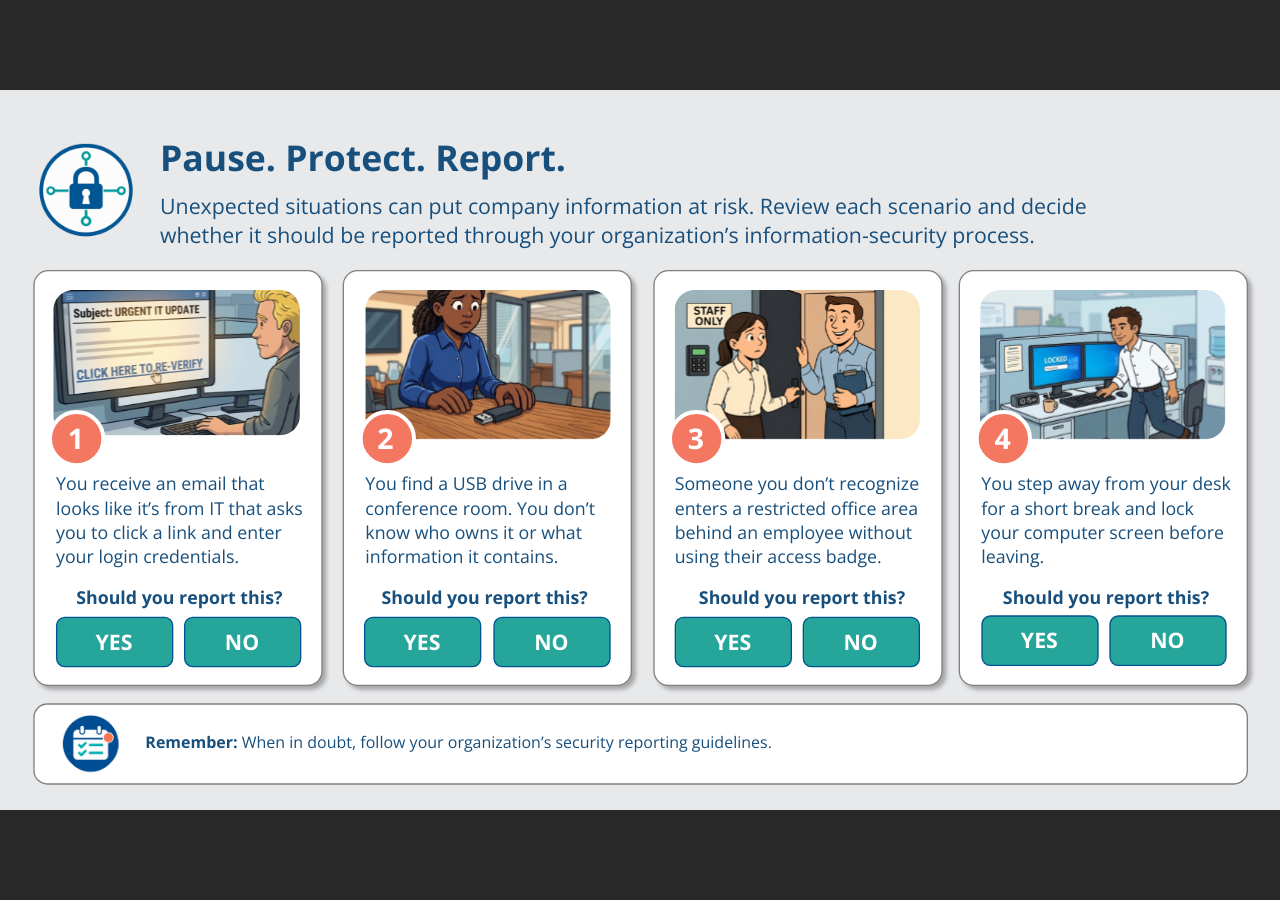
<file: index.html>
﻿<!doctype html>
<html lang="en-US">
<head>
  <meta charset="utf-8">
  <!-- Created using Storyline 360 x64 - http://www.articulate.com  -->
  <!-- version: 3.114.36655.0 -->
  <title>Pause. Protect. Report.</title>
  <meta http-equiv="x-ua-compatible" content="IE=edge"/>
  <meta name="viewport" content="width=device-width,initial-scale=1,user-scalable=no,shrink-to-fit=no,minimal-ui"/>
  <meta name="apple-mobile-web-app-capable" content="yes"/>
  <style>
    html, body { height: 100%; padding: 0; margin: 0 }
    #app { height: 100%; width: 100%; }
  </style>

  <script>
    window.DS = {};
    window.globals = {
      DATA_PATH_BASE: '',
      HAS_FRAME: true,
      HAS_SLIDE: true,

      lmsPresent: false,
      tinCanPresent: false,
      cmi5Present: false,
      aoSupport: false,
      scale: 'Scaled',
      captureRc: false,
      browserSize: 'optimal',
      bgColor: '#282828',
      features: 'DropInBase,JsInteractions,PlayerMemoryEnhancements,PlayerSizeOption,SlideLevelScale',
      themeName: 'unified',
      preloaderColor: '#FFFFFF',
      suppressAnalytics: false,
      productChannel: 'stable',
      publishSource: 'storyline',
      aid: 'auth0|c922dcd0-acd6-0131-2ee6-22000b2f96a1',
      cid: 'db11f924-3d4d-4f19-bfb8-7550c46ba1e0',
      playerVersion: '3.114.36655.0',
      publishTimestamp: '2026-11-05T02:59:01.7496232Z',
      maxIosVideoElements: 10,
      connectionSettings: { message: 'You%20are%20offline.%20Trying%20to%20reconnect...', useDarkTheme: false, mode: 'disabled' },
      hasFeature: function(feature) {
        return this.features.split(',').includes(feature);
      },
      
      parseParams: function(qs) {
        if (window.globals.parsedParams != null) {
          return window.globals.parsedParams;
        }
        qs = (qs || window.location.search.substr(1)).split('+').join(' ');
        var params = {},
            tokens,
            re = /[?&]?([^=]+)=([^&]*)/g;

        while (tokens = re.exec(qs)) {
          params[decodeURIComponent(tokens[1]).trim()] =
            decodeURIComponent(tokens[2]).trim();
        }
        window.globals.parsedParams = params;
        return params;
      }

    };

    if (window.flagsUnderTest != null) {
      window.globals.features = window.flagsUnderTest.reduce((accum, feature) => {
        if (!accum.includes(feature)) {
          accum.push(feature);
        }
        return accum;
      }, window.globals.features.split(',')).join();
    }
  </script>
  <script>
    var isIe11 = ('ActiveXObject' in window || window.MSBlobBuilder != null)
      && window.msCrypto != null && !window.ActiveXObject;
    if (isIe11) {
      window.globals.unsupportedBrowser = true;
      document.write(atob('[base64]'));
    }
  </script>

  <script>
    if (window.globals.hasFeature('Localization')) {
      
      
    }
  </script>

  
  
  <script>window.THREE = { };</script>
  
</head>
<body style="background: #282828" class="cs-HTML theme-unified">
  <!-- 360 -->
  <script>!function(){var e,i=/iPhone/i,o=/iPod/i,n=/iPad/i,t=/\biOS-universal(?:.+)Mac\b/i,r=/\bAndroid(?:.+)Mobile\b/i,a=/Android/i,d=/(?:SD4930UR|\bSilk(?:.+)Mobile\b)/i,p=/Silk/i,l=/Windows Phone/i,u=/\bWindows(?:.+)ARM\b/i,b=/BlackBerry/i,s=/BB10/i,c=/Opera Mini/i,f=/\b(CriOS|Chrome)(?:.+)Mobile/i,h=/Mobile(?:.+)Firefox\b/i,v=function(e){return void 0!==e&&"MacIntel"===e.platform&&"number"==typeof e.maxTouchPoints&&e.maxTouchPoints>1&&"undefined"==typeof MSStream};e=function(e){var m={userAgent:"",platform:"",maxTouchPoints:0};e||"undefined"==typeof navigator?"string"==typeof e?m.userAgent=e:e&&e.userAgent&&(m={userAgent:e.userAgent,platform:e.platform,maxTouchPoints:e.maxTouchPoints||0}):m={userAgent:navigator.userAgent,platform:navigator.platform,maxTouchPoints:navigator.maxTouchPoints||0};var g=m.userAgent,y=g.split("[FBAN");void 0!==y[1]&&(g=y[0]),void 0!==(y=g.split("Twitter"))[1]&&(g=y[0]);var A=function(e){return function(i){return i.test(e)}}(g),w={apple:{phone:A(i)&&!A(l),ipod:A(o),tablet:!A(i)&&(A(n)||v(m))&&!A(l),universal:A(t),device:(A(i)||A(o)||A(n)||A(t)||v(m))&&!A(l)},amazon:{phone:A(d),tablet:!A(d)&&A(p),device:A(d)||A(p)},android:{phone:!A(l)&&A(d)||!A(l)&&A(r),tablet:!A(l)&&!A(d)&&!A(r)&&(A(p)||A(a)),device:!A(l)&&(A(d)||A(p)||A(r)||A(a))||A(/\bokhttp\b/i)},windows:{phone:A(l),tablet:A(u),device:A(l)||A(u)},other:{blackberry:A(b),blackberry10:A(s),opera:A(c),firefox:A(h),chrome:A(f),device:A(b)||A(s)||A(c)||A(h)||A(f)},any:!1,phone:!1,tablet:!1};return w.any=w.apple.device||w.android.device||w.windows.device||w.other.device,w.phone=w.apple.phone||w.android.phone||w.windows.phone,w.tablet=w.apple.tablet||w.android.tablet||w.windows.tablet,w}(),"object"==typeof exports&&"undefined"!=typeof module?module.exports=e:"function"==typeof define&&define.amd?define((function(){return e})):this.isMobile=e}();
    window.isMobile.apple.tablet = window.isMobile.apple.tablet ||
      (navigator.platform === 'MacIntel' && navigator.maxTouchPoints > 1);
    window.isMobile.apple.device = window.isMobile.apple.device || window.isMobile.apple.tablet;
    window.isMobile.tablet = window.isMobile.tablet || window.isMobile.apple.tablet;
    window.isMobile.any = window.isMobile.any || window.isMobile.apple.tablet;
  </script>

  <div id="focus-sink" tabindex="-1"></div>

  <div id="preso"></div>
  <script>
    (function() {

      var classTypes = [ 'desktop', 'mobile', 'phone', 'tablet' ];

      var addDeviceClasses = function(prefix, testObj) {
        var curr, i;
        for (i = 0; i < classTypes.length; i++) {
          curr = classTypes[i];
          if (testObj[curr]) {
            document.body.classList.add(prefix + curr);
          }
        }
      };

      var params = window.globals.parseParams(),
          isDevicePreview = params.devicepreview === '1',
          isPhoneOverride = params.deviceType === 'phone' || (isDevicePreview && params.phone == '1'),
          isTabletOverride = (params.deviceType === 'tablet' || isDevicePreview) && !isPhoneOverride,
          isMobileOverride = isPhoneOverride || isTabletOverride;

      var deviceView = {
        desktop: !window.isMobile.any && !isMobileOverride,
        mobile: window.isMobile.any || isMobileOverride,
        phone: isPhoneOverride || (window.isMobile.phone && !isTabletOverride),
        tablet: isTabletOverride || window.isMobile.tablet
      };

      window.globals.deviceView = deviceView;
      window.isMobile.desktop = !window.isMobile.any;
      window.isMobile.mobile = window.isMobile.any;

      addDeviceClasses('view-', deviceView);

    })();
  </script>
  
  <script src='story_content/triggers.js' type=text/javascript></script>
<script src='story_content/user.js' type=text/javascript></script>
  <div class="slide-loader"></div>

  <script>
    var doc = document, loader = doc.body.querySelector('.slide-loader'); [ 1, 2, 3 ].forEach(function(n) { var d = doc.createElement('div'); d.style.backgroundColor = window.globals.preloaderColor; d.classList.add('mobile-loader-dot'); d.classList.add('dot' + n); loader.appendChild(d); });
  </script>

  <div class="mobile-load-title-overlay" style="display: none">
    <div class="mobile-load-title">Pause. Protect. Report.</div>
  </div>

  <div class="mobile-chrome-warning"></div>

  
<style>
  .warn-connection-dialog {
    display: none;
    background: transparent;
    pointer-events: all;
    position: fixed;
    left: 0;
    top: 0;
    width: 100%;
    height: 100%;
    z-index: 999;
  }

  .warn-connection-content {
    pointer-events: all;
    border-radius: 4px;
    background: white;
    border: 1px solid #E7E7E7;
    color: #333333;
    box-shadow: 0 2px 4px rgba(0, 0, 0, 0.25);
    transition: all 150ms ease-out;
    position: absolute;
    white-space: nowrap;
  }

  .view-phone.is-landscape .warn-connection-content {
    left: 23px;
    bottom: 23px;
  }

  .view-tablet.is-landscape .warn-connection-content {
    left: 50%;
    top: 20px;
    transform: translateX(-50%);
  }

  .view-mobile.is-portrait .warn-connection-content {
    transform: translate(-50%, calc(-100% - 15px));
  }

  .warn-connection-content p {
    display: inline-block;
    margin: 0 8px 0 0;
    line-height: 33px;
    font-size: 11px;
  }

  .warn-connection-content svg {
    position: relative;
    vertical-align: middle;
    margin: 0 2px 2px 8px;
  }

  .view-desktop .warn-connection-content {
    left: 1.5em;
    bottom: 1.5em;
  }

  .view-desktop .warn-connection-content p {
    font-size: 1.1em;
  }

  .is-offline .warn-connection-dialog {
    display: block;
  }

  .is-offline .cs-panel * {
    pointer-events: none !important;
  }

  .is-offline .cs-panel {
    pointer-events: all !important;
  }

  .is-offline #nav-controls * {
    pointer-events: none !important;
  }

  .is-offline #nav-controls {
    pointer-events: all !important;
  }
</style>

<div class="warn-connection-dialog" role="alertdialog" aria-modal="true" tabindex="0" aria-labelledby="warn-connection-message">
  <div class="warn-connection-content">
    <svg width="17" height="15" viewBox="0 0 17 15" xmlns="http://www.w3.org/2000/svg">
      <path fill="#8F0000" stroke="white" d="M16.07,12.98 L15.88,12.23 L9.51,1.21 C8.97,0.26,7.6,0.26,7.06,1.21 L0.69,12.23 C0.15,13.16,0.81,14.36,1.91,14.36 H14.65 C15.47,14.36,16.05,13.7,16.07,12.98 Z"/>
      <path fill="white" stroke="white" d="M8.58,5.5 C8.35,5.28,8.5,5.35,8.21,5.32 C8.09,5.35,7.97,5.49,7.96,5.67 C7.97,5.79,7.98,5.92,7.98,6.04 L7.98,6.04 C7.99,6.17,8,6.31,8.01,6.43 L8.01,6.44 C8.03,6.92,8.06,7.41,8.09,7.9 L8.09,7.9 C8.12,8.39,8.14,8.88,8.17,9.37 C8.17,9.39,8.18,9.42,8.2,9.44 C8.23,9.46,8.25,9.47,8.28,9.47 C8.31,9.47,8.34,9.46,8.35,9.44 C8.37,9.43,8.38,9.4,8.39,9.35 L8.39,9.34 C8.39,9.24,8.4,9.15,8.4,9.05 L8.4,9.05 C8.41,8.96,8.41,8.86,8.42,8.75 C8.43,8.44,8.45,8.12,8.47,7.81 L8.47,7.81 C8.49,7.49,8.51,7.18,8.53,6.87 C8.55,6.46,8.56,6.05,8.59,5.64 L8.6,5.62 C8.6,5.57,8.59,5.53,8.58,5.5 L8.21,5.32 Z"/>
      <circle fill="white" stroke="white" cx="8.3" cy="11.35" r="0.3"/>
    </svg>
    <p id="warn-connection-message">You are offline. Trying to reconnect...</p>
  </div>
</div>

<script>
  (function() {
    window.DS.connection = {
      warningShown: false,
      assets: {},
      loadingAssetGroup: false,
      retryDelay: 500
    };

    var connectionSettings = window.globals.connectionSettings || {};

    var useConnectionMessages = window.AbortController != null &&
      window.location.protocol != 'file:' &&
      connectionSettings.mode === 'normal';

    window.DS.connection.useConnectionMessages = useConnectionMessages;

    var assetCount = 0;
    var checkLoadedId;


    if (useConnectionMessages && connectionSettings != null) {
      var contentEl = document.querySelector('.warn-connection-content');
      var messageEl = contentEl.querySelector('p');

      if (connectionSettings.useDarkTheme) {
        contentEl.style.borderColor = '#BABBBA';
        contentEl.style.backgroundColor = '#282828';
        contentEl.style.color = '#FFFFFF';
      }

      if (connectionSettings.message != null) {
        messageEl.textContent = window.decodeURIComponent(connectionSettings.message);
      }
    }

    function checkAssetsReady() {
      for (var i in DS.connection.assets) {
        if (!DS.connection.assets[i].success) {
          return false;
        }
      }
      return true;
    }

    function stopAssetGroup() {
      if (!useConnectionMessages) { return; }

      assetCount = 0;

      DS.connection.oldAssetGroup = DS.connection.assets;
      DS.connection.assets = {};
      DS.connection.loadingAssetGroup = false;
      clearInterval(checkLoadedId);
    }

    function startAssetGroup() {
      if (!useConnectionMessages) { return; }
      var ticks = 0;
      clearInterval(checkLoadedId);
      checkLoadedId = setInterval(function() {
        var loaded = 0;
        if (assetCount === 0 && loaded === 0) {
          clearInterval(checkLoadedId);
          return;
        }

        for (var i in DS.connection.assets) {
          if (DS.connection.assets[i].success) {
            loaded++;
          }
        }

        if (assetCount === loaded && checkAssetsReady()) {
          for (var i in DS.connection.assets) {
            if (DS.connection.assets[i].action) {
              DS.connection.assets[i].action();
            }
          }
          hideWarning();
          stopAssetGroup();
        }
      }, 100)
    }

    function requiredAsset(url, action, retry, type) {
      if (!useConnectionMessages) { return; }
      if (DS.connection.assets[url]) { return; }

      DS.connection.assets[url] = {
        success: false, action: action, retry: retry, type: type
      };
      assetCount = Object.keys(DS.connection.assets).length;
      if (!DS.connection.loadingAssetGroup) {
        startAssetGroup();
      }
      DS.connection.loadingAssetGroup = true;
    }

    function assetLoaded(url) {
      if (!useConnectionMessages) { return; }
      if (DS.connection.assets[url]) {
        DS.connection.assets[url].success = true;
      }
    }

    function assetFailed(url) {
      if (!useConnectionMessages) { return; }
      if (!DS.connection.assets[url]) {
        if (/\.js$/.test(url) && url.indexOf('transcripts') === -1) {
          setTimeout(function() {
            if (DS.connection.lastSlideLoaded != null) {
              DS.connection.lastSlideLoaded();
            }
          }, DS.connection.retryDelay);
        }
        return;
      }
      if (!DS.connection.warningShown) { showWarning(); }
      if (DS.connection.assets[url].retry) {
        setTimeout(function() {
          if (!DS.connection.assets[url].success) {
            DS.connection.assets[url].retry()
          }
        }, DS.connection.retryDelay);
      }
    }

    function hideWarning() {
      document.body.classList.remove('is-offline');
      DS.connection.warningShown = false;
      enableKeys();
    }
    DS.connection.hideWarning = hideWarning

    function showWarning(btn) {
      document.body.classList.add('is-offline')
      DS.connection.warningShown = true;
      updateWarningPosition();
      disableKeys();
    }

    function updateWarningPosition() {
      if (!DS.connection.warningShown) {
        return;
      }

      var isPortrait = document.body.classList.contains('is-portrait');
      var isMobile = document.body.classList.contains('view-mobile');
      var warningEl = document.querySelector('.warn-connection-content');

      if (isPortrait && isMobile) {
        var slide = document.querySelector('.primary-slide');
        var slideRect = slide != null
          ? slide.getBoundingClientRect()
          : { top: window.innerHeight, left: 0, width: window.innerWidth };

        warningEl.style.top = `${slideRect.top}px`
        warningEl.style.left = `${slideRect.left + slideRect.width / 2}px`
      } else {
        warningEl.style.top = null;
        warningEl.style.left = null;
      }

      window.requestAnimationFrame(updateWarningPosition);
    }

    function onDisableKeyDown(e) {
      e.preventDefault();
      e.stopImmediatePropagation();
    }

    function onDisableKeyUp(e) {
      e.preventDefault();
      e.stopImmediatePropagation();
    }

    var accStyle = document.createElement('style');
    var warnDialogEl = document.querySelector('.warn-connection-dialog');

    function disableKeys() {
      if (DS.views && DS.views.nsStack && DS.views.nsStack.length === 1) {
        DS.views.nsStack[0].tabReachable = false
        DS.views.nsStack[0].updateTabIndex(true);
      }

      accStyle.innerHTML = '.acc-shadow-dom { display: none; }';
      document.body.appendChild(accStyle);

      warnDialogEl.parentNode.append(warnDialogEl);
      warnDialogEl.focus();
    }

    function enableKeys() {
      accStyle.remove();
      if (DS.views && DS.views.nsStack && DS.views.nsStack.length === 1 && DS.views.nsStack[0].name === '_frame') {
        DS.views.nsStack[0].tabReachable = true;
        DS.views.nsStack[0].updateTabIndex();
      }
    }

    // these will all be noops if the feature flag isn't set in
    // the data and `window.globals.features`
    DS.connection.requiredAsset = requiredAsset;
    DS.connection.assetLoaded = assetLoaded;
    DS.connection.assetFailed = assetFailed;
    DS.connection.stopAssetGroup = stopAssetGroup;
    DS.connection.startAssetGroup = startAssetGroup;
  })();
</script>


  <script>
    
    if (window.autoSpider && window.vInterfaceObject) {
      document.querySelector('.mobile-load-title-overlay').style.display = 'none';
    }
  </script>

  

  <link rel="stylesheet" href="html5/data/css/output.min.css" data-noprefix/>
</body>
<script src="html5/lib/scripts/bootstrapper.min.js"></script>
</html>
</file>
<file: html5/data/css/output.min.css>
@font-face {
  font-family: 'LatoBold Charset1_ BoldEFEFF479';
  src: url('[data-uri]');
  font-style: normal;
  font-weight: normal;
}
@font-face {
  font-family: 'Lato Charset1_ 6oxqS7liA9AA4A81';
  src: url('[data-uri]');
  font-style: normal;
  font-weight: normal;
}
@font-face {
  font-family: 'Open SansBold CharsBoldB5B1A9FC';
  src: url('[data-uri]');
  font-style: normal;
  font-weight: normal;
}
@font-face {
  font-family: 'Open Sans Charset1_ 6L25E883E94';
  src: url('[data-uri]');
  font-style: normal;
  font-weight: normal;
}
@font-face {
  font-family: 'Open Sans Charset0_v9TY33EDE6F2';
  src: url('[data-uri]');
  font-style: normal;
  font-weight: normal;
}
@font-face {
  font-family: 'Open SansBold CharsBoldE47A47C6';
  src: url('[data-uri]');
  font-style: normal;
  font-weight: normal;
}
.cs-HTML {
  background: rgba(40, 40, 40, 1);
}
.cs-npnxnanbnsnfns00000000001 .cs-infopanel  {
  box-shadow: 0 1px 0 rgba(0, 0, 0, 0);
  background: rgba(255, 255, 255, 1);
}
.cs-npnxnanbnsnfns00000000001 .cs-infopanel .cs-link {
  color: rgba(186, 187, 186, 1);
}
.cs-npnxnanbnsnfns00000000001 .cs-infopanel .cs-link:hover {
  color: rgba(255, 255, 255, 1);
}
.cs-npnxnanbnsnfns00000000001 .cs-infopanel .cs-name {
  color: rgba(68, 68, 68, 1);
}
.cs-npnxnanbnsnfns00000000001 .cs-infopanel .cs-title {
  color: rgba(153, 153, 153, 1);
}
.cs-npnxnanbnsnfns00000000001 .cs-infopanelpopup  {
  box-shadow: 0 1px 0 rgba(0, 0, 0, 0);
  background: rgba(0, 0, 0, 0);
}
.cs-npnxnanbnsnfns00000000001 .cs-infopanelpopup .cs-link {
  color: rgba(255, 0, 0, 1);
}
.cs-npnxnanbnsnfns00000000001 .cs-infopanelpopup .cs-link:hover {
  color: rgba(255, 255, 255, 1);
}
.cs-npnxnanbnsnfns00000000001 .cs-infopanelpopup .cs-name {
  color: rgba(255, 255, 255, 1);
}
.cs-npnxnanbnsnfns00000000001 .cs-infopanelpopup .cs-bio {
  color: rgba(186, 187, 186, 1);
}
.cs-npnxnanbnsnfns00000000001 .cs-timer  {
  color: rgba(186, 187, 186, 1);
}
.cs-npnxnanbnsnfns00000000001 .cs-duration stop:first-child {
  stop-color: rgba(60, 60, 60, 1);
}
.cs-npnxnanbnsnfns00000000001 .cs-duration stop:last-child {
  stop-color: rgba(60, 60, 60, 1);
}
.cs-npnxnanbnsnfns00000000001 .cs-elapsed stop:first-child {
  stop-color: rgba(254, 227, 71, 1);
}
.cs-npnxnanbnsnfns00000000001 .cs-elapsed stop:last-child {
  stop-color: rgba(254, 227, 71, 1);
}
.cs-npnxnanbnsnfns00000000001 .cs-timer .cs-pie .cs-innerstroke {
  stroke: rgba(199, 199, 199, 1);
}
.cs-npnxnanbnsnfns00000000001 .cs-timer .cs-pie .cs-innerborder {
  stroke: rgba(255, 255, 255, 1);
}
.cs-npnxnanbnsnfns00000000001 .cs-window  {
  box-shadow: 0 8px 5px rgba(0, 0, 0, 0.2);
  border-color: rgba(49, 99, 0, 0);
  background: rgba(33, 33, 33, 1);
  color: rgba(248, 248, 248, 1);
}
.cs-npnxnanbnsnfns00000000001 .cs-window .cs-diva {
  border-color: rgba(78, 78, 78, 1);
}
.cs-npnxnanbnsnfns00000000001 .cs-window .cs-divb {
  border-color: rgba(78, 78, 78, 0);
}
.cs-npnxnanbnsnfns00000000001 .cs-editor .cs-editor-slide {
  color: rgba(226, 226, 226, 1);
}
.cs-npnxnanbnsnfns00000000001 .cs-editor .cs-editor-html {
  color: rgba(186, 187, 186, 1);
}
.cs-npnxnanbnsnfns00000000001 .cs-editor .cs-editor-button {
  text-shadow: 0 1px 0 rgba(0, 0, 0, 0);
  color: rgba(255, 255, 255, 1);
  border-color: rgba(211, 211, 211, 1);
  background: rgba(34, 34, 34, 1);
}
.cs-npnxnanbnsnfns00000000001 .cs-editor .cs-editor-button:hover {
  background: rgba(68, 68, 68, 1);
}
.cs-npnxnanbnsnfns00000000001 .cs-editor .cs-editor-button:active {
  background: rgba(68, 68, 68, 1);
}
.cs-npnxnanbnsnfns00000000001 .cs-listitem  {
  color: rgba(186, 187, 186, 1);
  border-color: none;
  border: 1px solid transparent;
}
.cs-npnxnanbnsnfns00000000001 .cs-listitem:hover {
  background: rgba(255, 255, 255, 0.06);
  border-color: rgba(108, 108, 108, 1) !important;
  border-width: 1px;
  border-radius: 2px;
  border-style: solid;
  box-sizing: border-box;
}
.cs-npnxnanbnsnfns00000000001 .cs-listitem.hover {
  background: rgba(255, 255, 255, 0.06);
  border-color: rgba(108, 108, 108, 1) !important;
  border-width: 1px;
  border-radius: 2px;
  border-style: solid;
  box-sizing: border-box;
}
.cs-npnxnanbnsnfns00000000001 .cs-glossary  {
  color: rgba(186, 187, 186, 1);
}
.cs-npnxnanbnsnfns00000000001 .cs-glossary .cs-scrolling-panel {
  background: rgba(0, 0, 0, 0);
}
.cs-npnxnanbnsnfns00000000001 .cs-glossary .cs-term.cs-selected .cs-choice-list-trigger {
  color: rgba(255, 255, 255, 1);
  background: rgba(255, 255, 255, 1);
}
.cs-npnxnanbnsnfns00000000001 .cs-glossary .cs-term.cs-selected .cs-choice-list-trigger:focus {
  color: rgba(255, 255, 255, 1);
  background: rgba(255, 255, 255, 1);
}
.cs-npnxnanbnsnfns00000000001 .cs-glossary .cs-term:hover .cs-choice-list-trigger {
  background: rgba(186, 187, 186, 1);
}
.cs-npnxnanbnsnfns00000000001 .cs-glossary .cs-term.hover .cs-choice-list-trigger {
  background: rgba(186, 187, 186, 1);
}
.cs-npnxnanbnsnfns00000000001 .cs-glossary .cs-term .cs-choice-list-trigger:focus {
  background: rgba(186, 187, 186, 1);
}
.cs-npnxnanbnsnfns00000000001 .cs-glossary .cs-diva {
  border-color: rgba(0, 0, 0, 0);
}
.cs-npnxnanbnsnfns00000000001 .cs-glossary .cs-divb {
  border-color: rgba(0, 0, 0, 0);
}
.cs-npnxnanbnsnfns00000000001 .cs-glossary .cs-divc {
  border-color: rgba(0, 0, 0, 0);
}
.cs-npnxnanbnsnfns00000000001 .cs-glossary .cs-heading {
  color: rgba(248, 248, 248, 1);
  font-weight: 700;
}
.note-content p span {
  color: rgba(186, 187, 186, 1);
  line-height: 1.4em;
  font-size: 103.769%;
}
.cs-npnxnanbnsnfns00000000001 .cs-resource .cs-separator {
  border-color: rgba(0, 0, 0, 0);
}
.cs-npnxnanbnsnfns00000000001 .cs-outline  {
  color: rgba(45, 45, 45, 1);
}
.cs-npnxnanbnsnfns00000000001 .cs-outline .cs-diva {
  border-color: rgba(0, 0, 0, 0);
}
.cs-npnxnanbnsnfns00000000001 .cs-outline .cs-divb {
  border-color: rgba(0, 0, 0, 0);
}
.cs-npnxnanbnsnfns00000000001 .cs-outline .cs-divc {
  border-color: rgba(0, 0, 0, 0);
}
.cs-npnxnanbnsnfns00000000001 .cs-outline .cs-search-filter:hover {
  color: rgba(0, 0, 0, 0);
}
.cs-npnxnanbnsnfns00000000001 .cs-outline .cs-search-filter.hover {
  color: rgba(0, 0, 0, 0);
}
.cs-npnxnanbnsnfns00000000001 .cs-transcript  {
  color: rgba(255, 255, 255, 1);
}
.cs-npnxnanbnsnfns00000000001 .cs-transcript .cs-div {
  border-color: rgba(0, 0, 0, 0);
}
.cs-npnxnanbnsnfns00000000001 .cs-tabs:not(.topmenu-item) {
  color: rgba(248, 248, 248, 1);
}
.cs-npnxnanbnsnfns00000000001 .cs-tabs .cs-inner-button:not(.topmenu-item) {
  text-shadow: 0 1px 0 rgba(0, 0, 0, 0);
}
.cs-npnxnanbnsnfns00000000001 .cs-tabs:hover:not(.topmenu-item) {
  color: rgba(248, 248, 248, 1);
}
.cs-npnxnanbnsnfns00000000001 .cs-tabs.cs-selected {
  background: rgba(0, 0, 0, 0);
  color: rgba(248, 248, 248, 1);
}
.cs-npnxnanbnsnfns00000000001 .cs-seekcontrol  {
  background: rgba(0, 0, 0, 0);
  border-color: rgba(0, 0, 0, 0);
}
.cs-npnxnanbnsnfns00000000001 .cs-seekcontrol .cs-button:hover .cs-icon {
  fill: rgba(255, 255, 255, 1);
}
.cs-npnxnanbnsnfns00000000001 .cs-seekcontrol .cs-button.hover .cs-icon {
  fill: rgba(255, 255, 255, 1);
}
.cs-npnxnanbnsnfns00000000001 .cs-seekcontrol .cs-button .cs-icon-shadow {
  fill: rgba(0, 0, 0, 0);
}
.cs-npnxnanbnsnfns00000000001 .cs-seekcontrol .cs-button .cs-icon {
  fill: rgba(180, 180, 180, 1);
}
.cs-npnxnanbnsnfns00000000001 .cs-seekcontrol .cs-seek .cs-fill {
  background: rgba(255, 255, 255, 0.6);
}
.cs-npnxnanbnsnfns00000000001 .cs-seekcontrol .cs-seek {
  background: rgba(108, 108, 108, 1);
  border-color: rgba(0, 0, 0, 0);
}
.cs-npnxnanbnsnfns00000000001 .cs-searchinput .cs-input {
  color: rgba(186, 187, 186, 1);
  border-color: rgba(0, 0, 0, 0);
  background: rgba(255, 255, 255, 0.06);
}
.cs-npnxnanbnsnfns00000000001 .cs-searchinput .cs-input:focus {
  color: rgba(248, 248, 248, 1);
  background: rgba(41, 41, 41, 1);
}
.cs-npnxnanbnsnfns00000000001 .cs-searchinput .cs-input:hover {
  box-shadow: inset 0 0 1px 0 rgba(69, 126, 19, 0);
}
.cs-npnxnanbnsnfns00000000001 .cs-searchinput .cs-input.hover {
  box-shadow: inset 0 0 1px 0 rgba(69, 126, 19, 0);
}
.cs-npnxnanbnsnfns00000000001 .cs-searchinput .cs-button .cs-icon {
  fill: rgba(186, 187, 186, 1);
}
.cs-npnxnanbnsnfns00000000001 .cs-searchinput .cs-button:hover {
  fill: rgba(63, 133, 0, 1);
}
.cs-npnxnanbnsnfns00000000001 .cs-searchinput .cs-button.hover {
  fill: rgba(63, 133, 0, 1);
}
.cs-npnxnanbnsnfns00000000001 .cs-menu  {
  box-shadow: 0 1px 0 rgba(0, 0, 0, 0);
  background: rgba(33, 33, 33, 1);
}
.cs-npnxnanbnsnfns00000000001 .cs-topmenu-item.active .cs-tab {
  background: rgba(33, 33, 33, 1);
}
.cs-npnxnanbnsnfns00000000001 .cs-logo  {
  box-shadow: 0 1px 0 rgba(37, 75, 0, 1);
  background: rgba(255, 255, 255, 0);
}
.cs-npnxnanbnsnfns00000000001 .cs-checkbox  {
  color: rgba(255, 255, 255, 1);
}
.cs-npnxnanbnsnfns00000000001 .cs-checkbox:hover {
  border-color: rgba(175, 221, 130, 1);
}
.cs-npnxnanbnsnfns00000000001 .cs-checkbox.hover {
  border-color: rgba(175, 221, 130, 1);
}
.cs-npnxnanbnsnfns00000000001 .cs-checkbox .cs-box {
  color: rgba(255, 255, 255, 1);
  border-color: rgba(42, 83, 0, 1);
}
.cs-npnxnanbnsnfns00000000001 .cs-checkbox .cs-box:checked::after {
  color: rgba(43, 196, 0, 1);
}
.cs-npnxnanbnsnfns00000000001 .cs-button  {
  text-shadow: 0 1px 0 rgba(0, 0, 0, 0);
  color: rgba(186, 187, 186, 1);
  border-color: rgba(0, 0, 0, 0);
  background: rgba(0, 0, 0, 0);
  box-shadow: 0 1px 0 rgba(0, 0, 0, 0);
}
.cs-npnxnanbnsnfns00000000001 .cs-button .cs-icon {
  fill: rgba(186, 187, 186, 1);
}
.cs-npnxnanbnsnfns00000000001 .cs-button .cs-icon-shadow {
  fill: rgba(0, 0, 0, 0);
}
.cs-npnxnanbnsnfns00000000001 .cs-button:hover {
  background: rgba(248, 248, 248, 1);
}
.cs-npnxnanbnsnfns00000000001 .cs-button.hover {
  background: rgba(248, 248, 248, 1);
}
.cs-npnxnanbnsnfns00000000001 .cs-button:active {
  background: rgba(0, 0, 0, 0);
}
.cs-npnxnanbnsnfns00000000001 .cs-button.cs-disabled:hover {
  background: rgba(0, 0, 0, 0);
}
.cs-npnxnanbnsnfns00000000001 .cs-button.cs-disabled.hover {
  background: rgba(0, 0, 0, 0);
}
.cs-npnxnanbnsnfns00000000001 .cs-button.cs-disabled:active {
  background: rgba(0, 0, 0, 0);
}
.cs-npnxnanbnsnfns00000000001 .cs-button.cs-volume:hover {
  background: rgba(0, 0, 0, 0);
}
.cs-npnxnanbnsnfns00000000001 .cs-button.cs-volume.hover {
  background: rgba(0, 0, 0, 0);
}
.cs-npnxnanbnsnfns00000000001 .cs-button.cs-volume:active {
  background: rgba(0, 0, 0, 0);
}
.cs-npnxnanbnsnfns00000000001.cs-base  {
  color: rgba(186, 187, 186, 1);
  border-color: rgba(40, 40, 40, 1);
  background: rgba(40, 40, 40, 1);
}
.cs-npnxnanbnsnfns00000000001.cs-base .cs-separator .cs-diva {
  background: rgba(69, 69, 69, 1);
}
.cs-npnxnanbnsnfns00000000001.cs-base .cs-separator .cs-divb {
  background: rgba(0, 0, 0, 0);
}
.cs-npnxnanbnsnfns00000000001.cs-base .cs-topmenu-item.active .cs-tab {
  border-color: rgba(69, 69, 69, 1);
}
.cs-npnxnanbnsnfns00000000001.cs-base .cs-topmenu-item.active .cs-panel {
  border-color: rgba(69, 69, 69, 1);
}
.cs-npnxnanbnsnfns00000000001.cs-base .cs-left {
  background: rgba(33, 33, 33, 1);
}
.cs-npnxnanbnsnfns00000000001.cs-base .cs-area-primary .cs-slide-container {
  background: rgba(40, 40, 40, 1);
}
.cs-npnxnanbnsnfns00000000001.cs-base.cs-custom-theme .cs-brandhighlight-bg {
  background: rgba(79, 189, 244, 1) !important;
}
.cs-npnxnanbnsnfns00000000001.cs-base.cs-custom-theme .cs-brandhighlight-secondary-bg {
  background: rgba(255, 255, 255, 1) !important;
}
.cs-npnxnanbnsnfns00000000001.cs-base.cs-custom-theme .cs-brandhighlight-border {
  border-color: rgba(79, 189, 244, 1) !important;
}
.cs-npnxnanbnsnfns00000000001.cs-base.cs-custom-theme .cs-brandhighlight-text {
  color: rgba(79, 189, 244, 1) !important;
}
.cs-npnxnanbnsnfns00000000001.cs-base.cs-custom-theme .cs-brandhighlight-fill {
  fill: rgba(79, 189, 244, 1) !important;
}
.cs-npnxnanbnsnfns00000000001.cs-base.cs-custom-theme .cs-listitem.cs-selected {
  background-color: rgba(255, 255, 255, 0.06) !important;
}
.cs-npnxnanbnsnfns00000000001 .cs-volume::-moz-range-thumb {
  border-color: rgba(43, 85, 0, 1);
  box-shadow: inset 0 0 1px 0 rgba(43, 85, 0, 1);
  background: rgba(255, 255, 255, 1);
}
.cs-npnxnanbnsnfns00000000001 .cs-volume::-ms-thumb {
  border-color: rgba(43, 85, 0, 1);
  box-shadow: inset 0 0 1px 0 rgba(43, 85, 0, 1);
  background: rgba(255, 255, 255, 1);
}
.cs-npnxnanbnsnfns00000000001 .cs-volume::-webkit-slider-thumb {
  border-color: rgba(43, 85, 0, 1);
  box-shadow: inset 0 0 1px 0 rgba(43, 85, 0, 1);
  background: rgba(255, 255, 255, 1);
}
.cs-npnxnanbnsnfns00000000001 .cs-volume::-moz-range-track {
  border-color: rgba(66, 140, 1, 1);
  background: rgba(108, 108, 108, 1);
}
.cs-npnxnanbnsnfns00000000001 .cs-volume::-ms-track {
  border-color: rgba(66, 140, 1, 1);
  background: rgba(108, 108, 108, 1);
}
.cs-npnxnanbnsnfns00000000001 .cs-volume::-webkit-slider-runnable-track {
  border-color: rgba(66, 140, 1, 1);
  background: rgba(108, 108, 108, 1);
}
body.show-focus .tab-focus-box {
  box-shadow: 0 0 0 1px rgba(255, 255, 0, 1), 0 0 0 3px rgba(0, 32, 96, 1), 0 0 5px 5px rgba(255, 255, 0, 1);
  border-color: transparent;
  outline: 2px transparent solid;
}
.skipnav {
  box-shadow: 0 0 0 1px rgba(255, 255, 0, 1), 0 0 0 3px rgba(0, 32, 96, 1), 0 0 5px 5px rgba(255, 255, 0, 1);
  border-color: transparent;
  outline: 2px transparent solid;
}
.cs-npnxnanbnsnfns00000000001 .cs-listitem:hover {
  color: none;
}
.cs-npnxnanbnsnfns00000000001 .cs-listitem.hover {
  color: none;
}
.cs-npnxnanbnsnfns00000000001 .cs-listitem.cs-viewed {
  color: #BABBBA;
}
.cs-npnxnanbnsnfns00000000001 .cs-listitem {
  color: #BABBBA;
}
.cs-npnxnanbnsnfns00000000001 .cs-listitem:hover .cs-icon-carrot * {
  fill: none;
}
.cs-npnxnanbnsnfns00000000001 .cs-listitem.hover .cs-icon-carrot * {
  fill: none;
}
.cs-npnxnanbnsnfns00000000001 .cs-listitem .cs-icon-carrot {
  color: none;
  top: calc(3px);
}
.cs-npnxnanbnsnfns00000000001 .cs-listitem .cs-icon-carrot .cs-shadow {
  color: #F8F8F8;
}
.cs-npnxnanbnsnfns00000000001 .item-collapsible .is-scene {
  color: #F8F8F8 !important;
  font-weight: 700;
}
.cs-npnxnanbnsnfns00000000001 .is-scene .cs-icon-carrot * {
  color: #F8F8F8 !important;
  font-weight: 700;
}
.cs-npnxnanbnsnfns00000000001 .is-scene:not(.outline-links-collapse) > a {
  color: #F8F8F8;
}
.cs-npnxnanbnsnfns00000000001 .is-scene:not(.outline-links-collapse) .cs-icon-carrot * {
  fill: none !important;
  color: #F8F8F8 !important;
}
.cs-npnxnanbnsnfns00000000001 .tabs, .cs-npnxnanbnsnfns00000000001 .cs-logo {
  border-bottom: 1px solid rgba(108, 108, 108, 1);
}
.cs-npnxnanbnsnfns00000000001 .area-secondary-wrapper:after {
  background-image: url('[data-uri]');
  background-size: 100%;
}
.cs-npnxnanbnsnfns00000000001 .panel-footer {
  background: #212121;
}
.cs-npnxnanbnsnfns00000000001 #outline-search {
  background: rgba(255, 255, 255, 0.06);
  border-color: rgba(108, 108, 108, 1);
  border-width: 1px;
  border-style: solid;
}
.cs-npnxnanbnsnfns00000000001 .topmenu-panel #outline-search {
  background: #545454;
}
.cs-npnxnanbnsnfns00000000001 .search-icon circle, .cs-npnxnanbnsnfns00000000001 .search-icon path {
  stroke: #BABBBA;
}
.cs-npnxnanbnsnfns00000000001 #outline-search input[type   =search] {
  color: #F8F8F8;
}
.cs-npnxnanbnsnfns00000000001 #outline-search ::-webkit-input-placeholder {
  color: #BABBBA !important;
}
.cs-npnxnanbnsnfns00000000001 #outline-search :-ms-input-placeholder {
  color: #BABBBA !important;
}
.cs-npnxnanbnsnfns00000000001 #outline-search ::-moz-placeholder {
  color: #BABBBA !important;
  opacity: 1;
}
.cs-npnxnanbnsnfns00000000001 .cs-topmenu-item.active, body:not(.is-touchable-tablet) .cs-npnxnanbnsnfns00000000001 .cs-topmenu-item:hover {
  color: #F8F8F8;
}
.cs-npnxnanbnsnfns00000000001 .cs-topmenu-item.button-tapped {
  color: #F8F8F8;
}
.cs-npnxnanbnsnfns00000000001 .cs-topmenu-item.active .cs-tab, .cs-npnxnanbnsnfns00000000001 .cs-topmenu-item .cs-tab {
  background: transparent !important;
  border: none !important;
}
.cs-npnxnanbnsnfns00000000001 .top-tabs-drop-icon div {
  background: #BABBBA;
}
.cs-npnxnanbnsnfns00000000001 .cs-panel.topmenu-panel .panel-content, .cs-npnxnanbnsnfns00000000001 .top-tabs-drop {
  background: #212121;
}
.cs-npnxnanbnsnfns00000000001 .cs-topmenu-item.active .cs-panel {
  background: #212121;
}
.cs-npnxnanbnsnfns00000000001 .cs-menu.topmenu-panel, .cs-npnxnanbnsnfns00000000001 .top-tabs-drop {
  border: 1px solid rgba(69, 69, 69, 1) !important;
  border-radius: 3px;
}
.cs-npnxnanbnsnfns00000000001 .resources .resources-list a:hover {
  background: rgba(255, 255, 255, 0.06);
}
body:not(.is-touchable-tablet) .cs-npnxnanbnsnfns00000000001 .resources .resources-list a:hover {
  background: rgba(255, 255, 255, 0.06);
}
.cs-npnxnanbnsnfns00000000001 .resources .resources-list a.hover {
  background: rgba(255, 255, 255, 0.06);
}
body:not(.is-touchable-tablet) .cs-npnxnanbnsnfns00000000001 .resources .resources-list a.hover {
  background: rgba(255, 255, 255, 0.06);
}
.cs-npnxnanbnsnfns00000000001 .resources .resources-list a.button-tapped {
  background: rgba(255, 255, 255, 0.06);
}
.cs-npnxnanbnsnfns00000000001 .cs-icon path, .cs-npnxnanbnsnfns00000000001 .cs-icon rect, .cs-npnxnanbnsnfns00000000001 .cs-icon polygon, .cs-npnxnanbnsnfns00000000001 .menu-icon-wrapper.menu-icon-wrapper-hover path {
  fill: #BABBBA;
}
.cs-npnxnanbnsnfns00000000001 .cs-icon .icon-stroke-only {
  fill: none !important;
  stroke: #BABBBA !important;
}
body:not(.is-touchable-tablet) .cs-npnxnanbnsnfns00000000001 .cs-button:hover .cs-icon path, body:not(.is-touchable-tablet) .cs-npnxnanbnsnfns00000000001 .cs-button:hover .cs-icon rect, body:not(.is-touchable-tablet) .cs-npnxnanbnsnfns00000000001 .cs-button:hover .cs-icon polygon {
  fill: #F8F8F8;
}
body:not(.is-touchable-tablet) .cs-npnxnanbnsnfns00000000001 .cs-tabs:hover .search-icon circle, body:not(.is-touchable-tablet) .cs-npnxnanbnsnfns00000000001 .cs-tabs:hover .search-icon path {
  stroke: #F8F8F8;
}
.cs-npnxnanbnsnfns00000000001 .cs-button.button-tapped .cs-icon path, .cs-npnxnanbnsnfns00000000001 .cs-button.button-tapped .cs-icon rect, .cs-npnxnanbnsnfns00000000001 .cs-button.button-tapped .cs-icon polygon {
  fill: #F8F8F8;
}
body:not(.is-touchable-tablet) .cs-npnxnanbnsnfns00000000001 .cs-button:hover .cs-icon .icon-stroke-only {
  fill: none !important;
  stroke: #F8F8F8 !important;
}
.cs-npnxnanbnsnfns00000000001 .cs-button:button-tapped .cs-icon .icon-stroke-only {
  fill: none !important;
  stroke: #F8F8F8 !important;
}
.cs-npnxnanbnsnfns00000000001 .menu-icon-wrapper.menu-icon-wrapper-hover svg path {
  fill: #F8F8F8;
}
.floating-sidebar:not(.sidebar-closed) .cs-npnxnanbnsnfns00000000001 #hamburger .menu-icon-wrapper svg path {
  fill: #BABBBA;
}
.floating-sidebar:not(.sidebar-closed) .cs-npnxnanbnsnfns00000000001 #hamburger .menu-icon-wrapper.menu-icon-wrapper-hover svg path {
  fill: #F8F8F8;
}
.cs-npnxnanbnsnfns00000000001 .volume .btn:before {
  background-image: url('[data-uri]');
}
.cs-npnxnanbnsnfns00000000001 .volume-track {
  background: #6C6C6C;
}
.cs-npnxnanbnsnfns00000000001 .volume-icon circle {
  stroke: #BABBBA;
}
.cs-npnxnanbnsnfns00000000001 .cs-settings > .settings-panel {
  background: #212121;
  border: 1px solid rgba(69, 69, 69, 1) !important;
  border-radius: 3px;
}
.cs-npnxnanbnsnfns00000000001 .cs-settings > .panel-down-arrow {
  fill: #212121;
}
.cs-npnxnanbnsnfns00000000001 .switch-toggle .border {
  stroke: #7C7C7C;
}
.cs-npnxnanbnsnfns00000000001 .switch-toggle .thumb-off .thumb {
  fill: #A2A2A2;
}
.cs-npnxnanbnsnfns00000000001 .switch-toggle .thumb-on .track {
  fill: rgba(79, 189, 244, 1);
}
.cs-npnxnanbnsnfns00000000001 .switch-toggle .thumb-off .track {
  fill: rgba(255, 255, 255, 0.1);
}
.cs-npnxnanbnsnfns00000000001 .switch-label {
  color: #BABBBA;
}
.cs-npnxnanbnsnfns00000000001 .cs-panel .scrollarea-btn:after {
  background: rgba(179, 180, 179, 0.75);
}
.scrollarea-scrollbar:hover .scrollarea-btn:after, .scrollarea-scrollbar.highlight-scrollbar .scrollarea-btn:after {
  background: rgba(179, 180, 179, 0.75);
}
.floating-sidebar .sidebar-overlay {
  background: rgba(0, 0, 0, 0.85);
}
.cs-npnxnanbnsnfns00000000001 .overlay-message {
  background: rgba(0, 0, 0, 0.85);
}
.cs-npnxnanbnsnfns00000000001 .top-ui-bg, .cs-npnxnanbnsnfns00000000001 .bottom-ui-bg, .cs-npnxnanbnsnfns00000000001 .right-ui-bg, .cs-npnxnanbnsnfns00000000001 .left-ui-bg {
  background: rgba(40, 40, 40, 0.8);
}
.cs-npnxnanbnsnfns00000000001 .circle-progress-bg {
  fill: #282828;
}
.cs-npnxnanbnsnfns00000000001 .circle-progress-well {
  fill: #6C6C6C;
}
.cs-npnxnanbnsnfns00000000001 .circle-progress-pie {
  stroke: #6C6C6C;
}
.cs-npnxnanbnsnfns00000000001 .lightbox .option-pane {
  background: rgba(40, 40, 40, 0.8);
}
.cs-npnxnanbnsnfns00000000001 .lightbox .option-pane:before {
  background: #282828;
}
.cs-npnxnanbnsnfns00000000001 .message-window {
  background: #212121;
  border: 1px solid rgba(255, 255, 255, 1) !important;
  border-radius: 3px;
}
.cs-npnxnanbnsnfns00000000001 .message-window-header p, .cs-npnxnanbnsnfns00000000001 .message-window-text {
  color: #F8F8F8;
}
.cs-npnxnanbnsnfns00000000001 .message-window-header p {
  border-bottom: 1px solid rgba(255, 255, 255, 1);
}
.cs-npnxnanbnsnfns00000000001 .message-window button.slide-object-button {
  border: 1px solid rgba(255, 255, 255, 1) !important;
}
.cs-npnxnanbnsnfns00000000001 .message-window button.slide-object-button:hover {
  background: rgba(255, 255, 255, 0.06) !important;
}
.message-window .slide-object-button tspan, .message-window .slide-object-button-text tspan {
  fill: #F8F8F8 !important;
}
body:not(.is-touchable-tablet) .cs-npnxnanbnsnfns00000000001 .cs-button:hover .text {
  color: #F8F8F8;
}
.cs-npnxnanbnsnfns00000000001 .cs-button.button-tapped .text {
  color: #F8F8F8;
}
.cs-npnxnanbnsnfns00000000001.cs-base {
  background: #282828;
}
.cs-npnxnanbnsnfns00000000001 .cs-menu {
  background: transparent;
}
.cs-npnxnanbnsnfns00000000001 .progress-bar .progress-bar-fill:after {
  background: #FFFFFF !important;
}
.cs-npnxnanbnsnfns00000000001 .volume-dot {
  background: #FFFFFF !important;
}
.fn-npnxnanbsnfns00000000001 {
  font-family: 'Lato22AB4CAF';
  -webkit-font-variant-ligatures: no-common-ligatures;
  font-variant-ligatures: no-common-ligatures;
}
.fn-pxabnsnfns00000000001 {
  font-family: 'Lato22AB4CAF';
  -webkit-font-variant-ligatures: no-common-ligatures;
  font-variant-ligatures: no-common-ligatures;
}
.fn-npxnabnsnfns00000000001 {
  font-family: 'Lato22AB4CAF';
  -webkit-font-variant-ligatures: no-common-ligatures;
  font-variant-ligatures: no-common-ligatures;
}
.fn-npnxnanbnsnfns00000000001 {
  font-family: 'Lato22AB4CAF';
  -webkit-font-variant-ligatures: no-common-ligatures;
  font-variant-ligatures: no-common-ligatures;
}
.fn-pxabnsnfns00000000000 {
  font-family: 'Lato22AB4CAF';
  -webkit-font-variant-ligatures: no-common-ligatures;
  font-variant-ligatures: no-common-ligatures;
}
@font-face {
  font-family: 'Lato22AB4CAF';
  src: url('[data-uri]');
  font-style: normal;
  font-weight: bold;
}
@font-face {
  font-family: 'Lato22AB4CAF';
  src: url('[data-uri]');
  font-style: normal;
  font-weight: normal;
}
.cs-ResumePromptSlide .cs-6n2TYasrmg0-ResumePromptSlide-btn0 {
  color: rgba(255, 255, 255, 1);
  border-color: rgba(211, 211, 211, 1);
  background: rgba(34, 34, 34, 1);
  text-shadow: 0 1px 0 rgba(0, 0, 0, 0);
}
.cs-ResumePromptSlide .cs-6n2TYasrmg0-ResumePromptSlide-btn0 .cs-html {
  color: rgba(186, 187, 186, 1);
}
.cs-ResumePromptSlide .cs-6n2TYasrmg0-ResumePromptSlide-btn0 .cs-slide {
  border-color: rgba(226, 226, 226, 1);
}
.cs-ResumePromptSlide .cs-6n2TYasrmg0-ResumePromptSlide-btn0:hover {
  background: rgba(68, 68, 68, 1);
}
.cs-ResumePromptSlide .cs-6n2TYasrmg0-ResumePromptSlide-btn0:active {
  background: rgba(68, 68, 68, 1);
}
.cs-ResumePromptSlide .cs-6n2TYasrmg0-ResumePromptSlide-btn1 {
  color: rgba(255, 255, 255, 1);
  border-color: rgba(211, 211, 211, 1);
  background: rgba(34, 34, 34, 1);
  text-shadow: 0 1px 0 rgba(0, 0, 0, 0);
}
.cs-ResumePromptSlide .cs-6n2TYasrmg0-ResumePromptSlide-btn1 .cs-html {
  color: rgba(186, 187, 186, 1);
}
.cs-ResumePromptSlide .cs-6n2TYasrmg0-ResumePromptSlide-btn1 .cs-slide {
  border-color: rgba(226, 226, 226, 1);
}
.cs-ResumePromptSlide .cs-6n2TYasrmg0-ResumePromptSlide-btn1:hover {
  background: rgba(68, 68, 68, 1);
}
.cs-ResumePromptSlide .cs-6n2TYasrmg0-ResumePromptSlide-btn1:active {
  background: rgba(68, 68, 68, 1);
}
.cs-ExternalInterfaceErrorSlide .cs-buttonOK {
  color: rgba(255, 255, 255, 1);
  border-color: rgba(211, 211, 211, 1);
  background: rgba(34, 34, 34, 1);
  text-shadow: 0 1px 0 rgba(0, 0, 0, 0);
}
.cs-ExternalInterfaceErrorSlide .cs-buttonOK .cs-html {
  color: rgba(186, 187, 186, 1);
}
.cs-ExternalInterfaceErrorSlide .cs-buttonOK .cs-slide {
  border-color: rgba(226, 226, 226, 1);
}
.cs-ExternalInterfaceErrorSlide .cs-buttonOK:hover {
  background: rgba(68, 68, 68, 1);
}
.cs-ExternalInterfaceErrorSlide .cs-buttonOK:active {
  background: rgba(68, 68, 68, 1);
}
</file>
